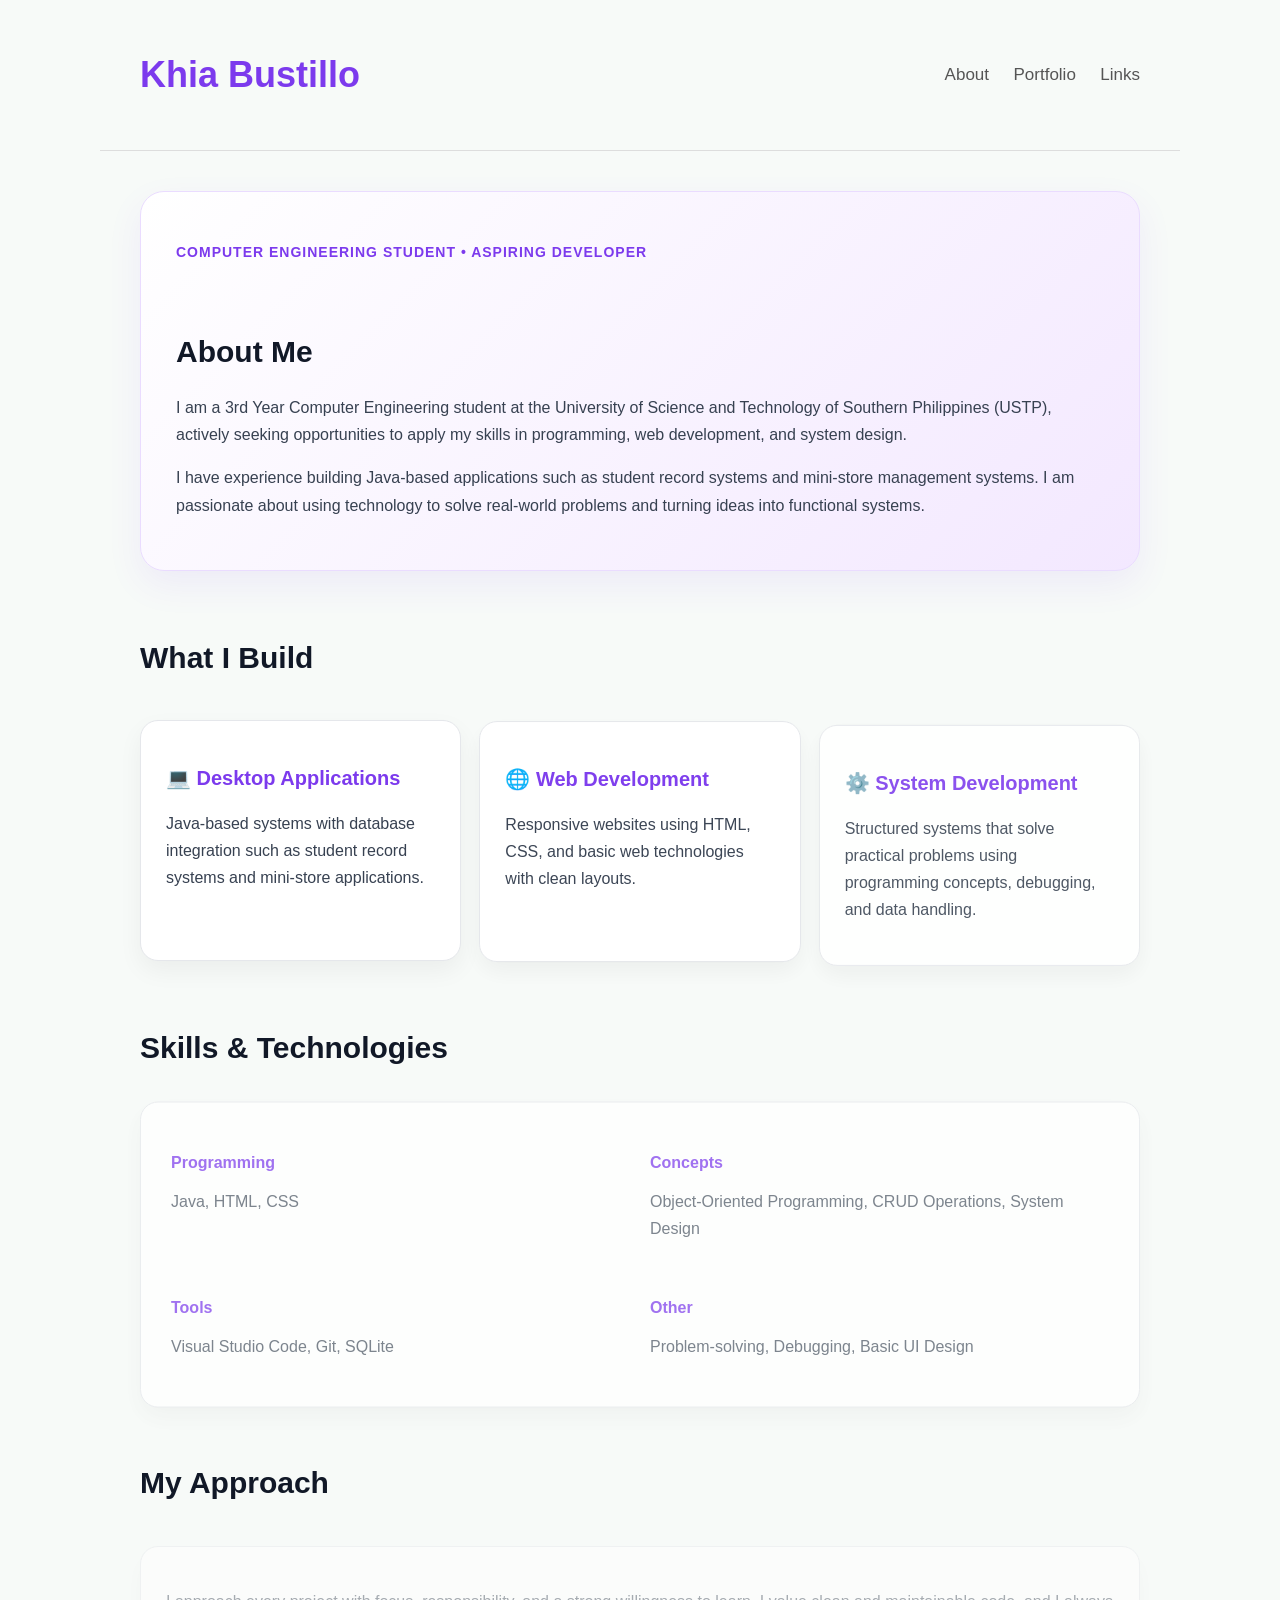
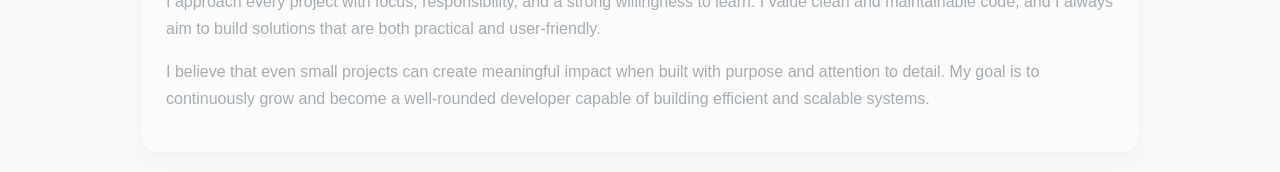
<file: index.html>
<!DOCTYPE html>
<html>
<head>
  <title>Khia Bustillo</title>
  <link rel="stylesheet" href="style.css">
</head>

<body>
<header>
  <h1>Khia Bustillo</h1>
  <nav>
    <a href="index.html">About</a>
    <a href="portfolio.html">Portfolio</a>
    <a href="links.html">Links</a>
  </nav>
</header>

<main>
  <section class="hero">
    <p class="tag">Computer Engineering Student • Aspiring Developer</p>
    <h2>About Me</h2>
    <p>
      I am a 3rd Year Computer Engineering student at the University of Science and Technology of Southern Philippines (USTP), actively seeking opportunities to apply my skills in programming, web development, and system design.
    </p>
    <p>
      I have experience building Java-based applications such as student record systems and mini-store management systems. I am passionate about using technology to solve real-world problems and turning ideas into functional systems.
    </p>
  </section>

  <h2>What I Build</h2>

  <section class="grid">
    <div class="card">
      <h3 class="card-title">💻 Desktop Applications</h3>
      <p>Java-based systems with database integration such as student record systems and mini-store applications.</p>
    </div>

    <div class="card">
      <h3 class="card-title">🌐 Web Development</h3>
      <p>Responsive websites using HTML, CSS, and basic web technologies with clean layouts.</p>
    </div>

    <div class="card">
      <h3 class="card-title">⚙️ System Development</h3>
      <p>Structured systems that solve practical problems using programming concepts, debugging, and data handling.</p>
    </div>
  </section>

  <h2>Skills & Technologies</h2>

  <div class="card skills-card">
    <div class="skills-grid">
      <div>
        <h4>Programming</h4>
        <p>Java, HTML, CSS</p>
      </div>

      <div>
        <h4>Concepts</h4>
        <p>Object-Oriented Programming, CRUD Operations, System Design</p>
      </div>

      <div>
        <h4>Tools</h4>
        <p>Visual Studio Code, Git, SQLite</p>
      </div>

      <div>
        <h4>Other</h4>
        <p>Problem-solving, Debugging, Basic UI Design</p>
      </div>
    </div>
  </div>

  <h2>My Approach</h2>

  <div class="card approach-card">
    <p>
      I approach every project with focus, responsibility, and a strong willingness to learn. I value clean and maintainable code, and I always aim to build solutions that are both practical and user-friendly.
    </p>
    <p>
      I believe that even small projects can create meaningful impact when built with purpose and attention to detail. My goal is to continuously grow and become a well-rounded developer capable of building efficient and scalable systems.
    </p>
  </div>
</main>

<script src="https://cdnjs.cloudflare.com/ajax/libs/gsap/3.12.5/gsap.min.js"></script>
<script src="script.js"></script>
</body>
</html>
</file>
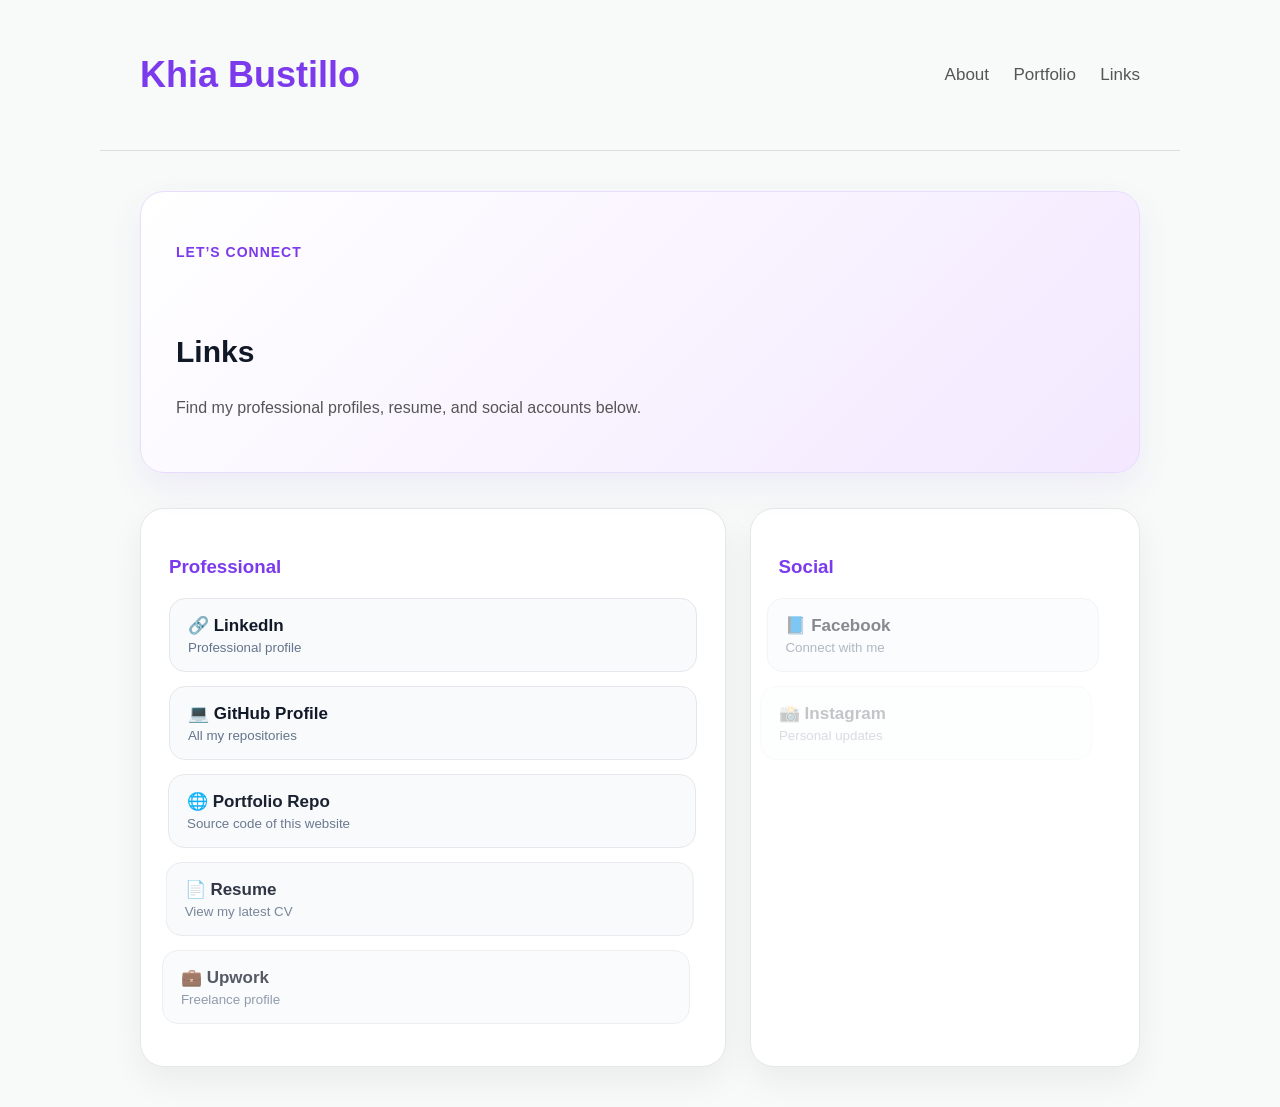
<file: links.html>
<!DOCTYPE html>
<html>
<head>
  <title>Links</title>
  <link rel="stylesheet" href="style.css">
</head>

<body>
<header>
  <h1>Khia Bustillo</h1>
  <nav>
    <a href="index.html">About</a>
    <a href="portfolio.html">Portfolio</a>
    <a href="links.html">Links</a>
  </nav>
</header>

<main>
  <section class="hero">
    <p class="tag">Let’s Connect</p>
    <h2>Links</h2>
    <p class="subtitle">Find my professional profiles, resume, and social accounts below.</p>
  </section>

  <section class="links-grid">
    <div class="link-card">
      <h3>Professional</h3>

      <a class="premium-link" href="https://www.linkedin.com/in/khia-bustillo-293b35368/?isSelfProfile=true" target="_blank">
        <span>🔗 LinkedIn</span>
        <small>Professional profile</small>
      </a>

      <a class="premium-link" href="https://github.com/khiaaaaa" target="_blank">
        <span>💻 GitHub Profile</span>
        <small>All my repositories</small>
      </a>

      <a class="premium-link" href="https://github.com/khiaaaaa/khia-portfolio" target="_blank">
        <span>🌐 Portfolio Repo</span>
        <small>Source code of this website</small>
      </a>

      <a class="premium-link" href="https://drive.google.com/file/d/1_GzFc3NABG_tx3fqB-aedmlj7UZdftdE/view?usp=sharing" target="_blank">
        <span>📄 Resume</span>
        <small>View my latest CV</small>
      </a>

      <a class="premium-link" href="https://www.upwork.com/freelancers/~010783a1e571790fa2" target="_blank">
        <span>💼 Upwork</span>
        <small>Freelance profile</small>
      </a>
    </div>

    <div class="link-card">
      <h3>Social</h3>

      <a class="premium-link" href="https://www.facebook.com/khia.bustillo.bagayna" target="_blank">
        <span>📘 Facebook</span>
        <small>Connect with me</small>
      </a>

      <a class="premium-link" href="https://www.instagram.com/keyia.iaa/" target="_blank">
        <span>📸 Instagram</span>
        <small>Personal updates</small>
      </a>
    </div>
  </section>
</main>

<script src="https://cdnjs.cloudflare.com/ajax/libs/gsap/3.12.5/gsap.min.js"></script>
<script src="script.js"></script>
</body>
</html>
</file>
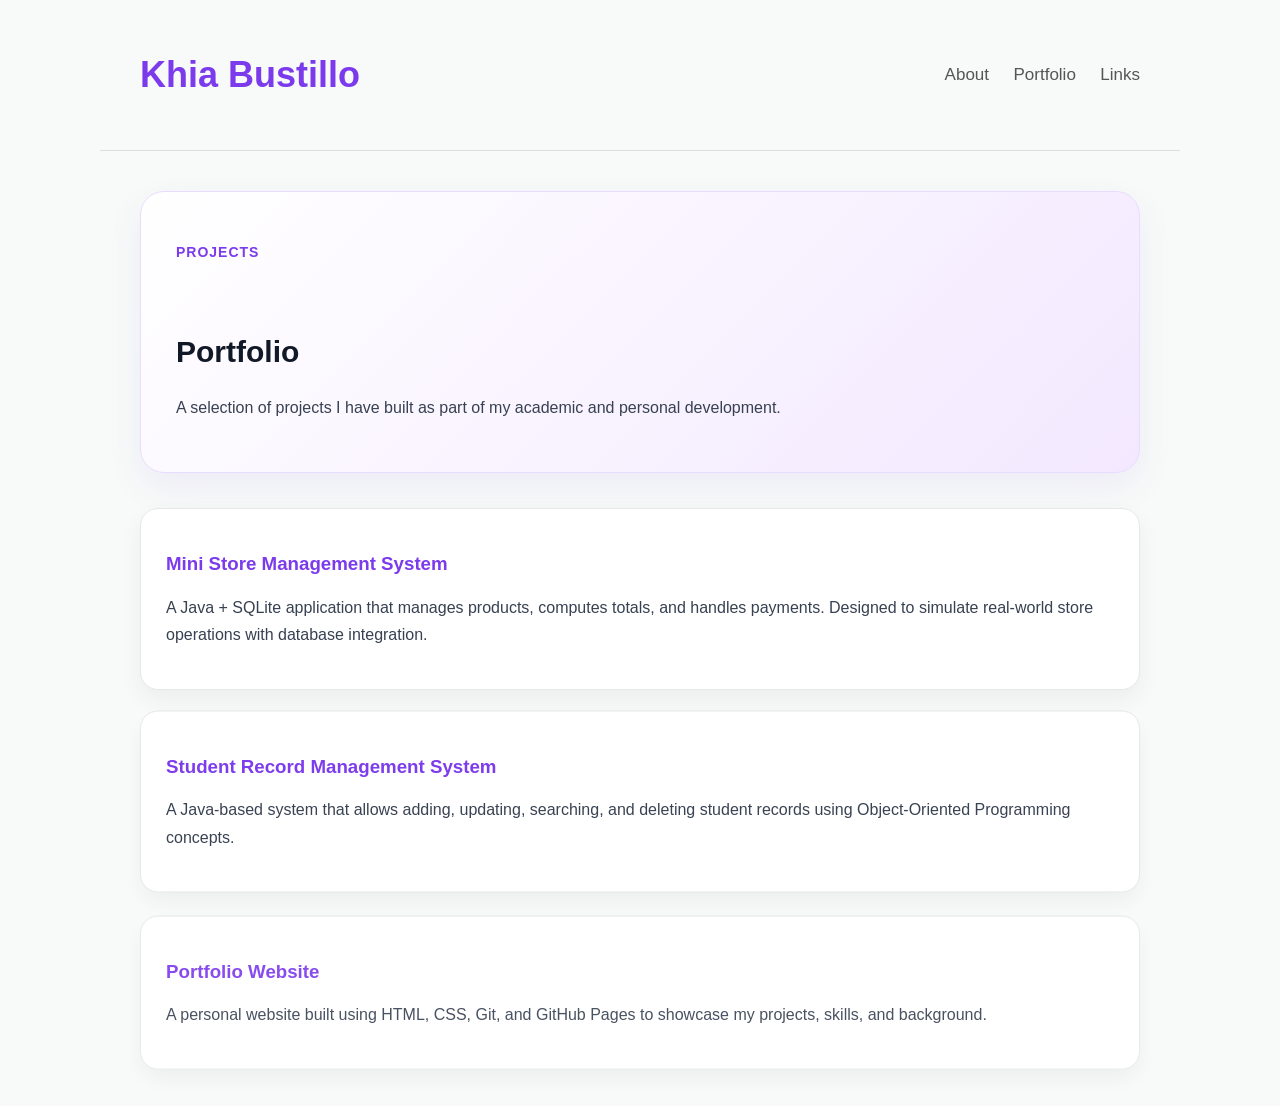
<file: portfolio.html>
<!DOCTYPE html>
<html>
<head>
  <title>Portfolio</title>
  <link rel="stylesheet" href="style.css">
</head>

<body>
<header>
  <h1>Khia Bustillo</h1>
  <nav>
    <a href="index.html">About</a>
    <a href="portfolio.html">Portfolio</a>
    <a href="links.html">Links</a>
  </nav>
</header>

<main>
  <section class="hero">
    <p class="tag">Projects</p>
    <h2>Portfolio</h2>
    <p>A selection of projects I have built as part of my academic and personal development.</p>
  </section>

  <div class="card">
    <h3>Mini Store Management System</h3>
    <p>
      A Java + SQLite application that manages products, computes totals, and handles payments. Designed to simulate real-world store operations with database integration.
    </p>
  </div>

  <div class="card">
    <h3>Student Record Management System</h3>
    <p>
      A Java-based system that allows adding, updating, searching, and deleting student records using Object-Oriented Programming concepts.
    </p>
  </div>

  <div class="card">
    <h3>Portfolio Website</h3>
    <p>
      A personal website built using HTML, CSS, Git, and GitHub Pages to showcase my projects, skills, and background.
    </p>
  </div>
</main>

<script src="https://cdnjs.cloudflare.com/ajax/libs/gsap/3.12.5/gsap.min.js"></script>
<script src="script.js"></script>
</body>
</html>
</file>
<file: style.css>
body {
  font-family: Arial, sans-serif;
  margin: 0;
  background: #f7faf8;
  color: #374151;
}

header {
  max-width: 1000px;
  margin: auto;
  padding: 30px 40px;
  display: flex;
  justify-content: space-between;
  align-items: center;
  border-bottom: 1px solid #ddd;
}

h1 {
  color: #7c3aed;
  font-size: 36px;
}

nav a {
  margin-left: 20px;
  text-decoration: none;
  color: #555;
  font-size: 17px;
}

nav a:hover {
  color: #7c3aed;
}

main {
  max-width: 1000px;
  margin: auto;
  padding: 40px;
}

h2 {
  color: #111827;
  margin-top: 35px;
  font-size: 30px;
}

h3 {
  color: #7c3aed;
}

p {
  line-height: 1.7;
  font-size: 16px;
}

.hero {
  background: linear-gradient(135deg, #ffffff, #f3e8ff);
  border: 1px solid #eadcff;
  border-radius: 24px;
  padding: 35px;
  margin-bottom: 35px;
  box-shadow: 0 14px 35px rgba(124, 58, 237, 0.08);
}

.tag {
  color: #7c3aed;
  font-weight: bold;
  letter-spacing: 1px;
  text-transform: uppercase;
  font-size: 14px;
}

.subtitle {
  color: #555;
}

.grid {
  display: grid;
  grid-template-columns: repeat(3, 1fr);
  gap: 18px;
}

.card {
  background: white;
  border: 1px solid #e5e7eb;
  padding: 25px;
  border-radius: 18px;
  margin-top: 20px;
  box-shadow: 0 10px 25px rgba(0, 0, 0, 0.05);
  transition: 0.3s ease;
}

.card:hover {
  transform: translateY(-5px);
  box-shadow: 0 16px 35px rgba(0, 0, 0, 0.08);
}

.links-grid {
  display: grid;
  grid-template-columns: 1.2fr 0.8fr;
  gap: 24px;
}

.link-card {
  background: white;
  border: 1px solid #e5e7eb;
  border-radius: 24px;
  padding: 28px;
  box-shadow: 0 14px 35px rgba(0, 0, 0, 0.06);
}

.link-card h3 {
  margin-bottom: 20px;
}

.premium-link {
  display: flex;
  flex-direction: column;
  gap: 4px;
  padding: 16px 18px;
  margin-bottom: 14px;
  border-radius: 16px;
  background: #f8fafc;
  border: 1px solid #e5e7eb;
  text-decoration: none;
  color: #111827;
  transition: 0.3s ease;
}

.premium-link span {
  color: #111827;
  font-weight: 700;
  font-size: 17px;
}

.premium-link small {
  color: #64748b;
}

.premium-link:hover {
  background: #f3e8ff;
  border-color: #7c3aed;
  transform: translateY(-4px);
  box-shadow: 0 10px 24px rgba(124, 58, 237, 0.12);
}

@media (max-width: 768px) {
  header {
    flex-direction: column;
    gap: 15px;
    text-align: center;
  }

  nav a {
    margin: 0 8px;
  }

  main {
    padding: 25px;
  }

  .grid,
  .links-grid {
    grid-template-columns: 1fr;
  }
}

.premium-link,
.premium-link span,
.premium-link small {
  opacity: 1;
  visibility: visible;
}

.card,
.card h3,
.card p {
  opacity: 1;
  visibility: visible;
}

.card-title {
  display: flex;
  align-items: center;
  gap: 10px;
  color: #7c3aed;
  font-size: 20px;
}

.skills-card {
  padding: 30px;
}

.skills-grid {
  display: grid;
  grid-template-columns: 1fr 1fr;
  gap: 20px;
}

.skills-grid h4 {
  margin-bottom: 5px;
  color: #7c3aed;
}

.skills-grid p {
  color: #4b5563;
}

.approach-card p {
  margin-bottom: 15px;
  color: #4b5563;
}

.grid {
  margin-bottom: 60px;
}

h2 {
  margin-top: 70px;
  margin-bottom: 25px;
}

@media (max-width: 768px) {
  .skills-grid {
    grid-template-columns: 1fr;
  }
}
</file>
